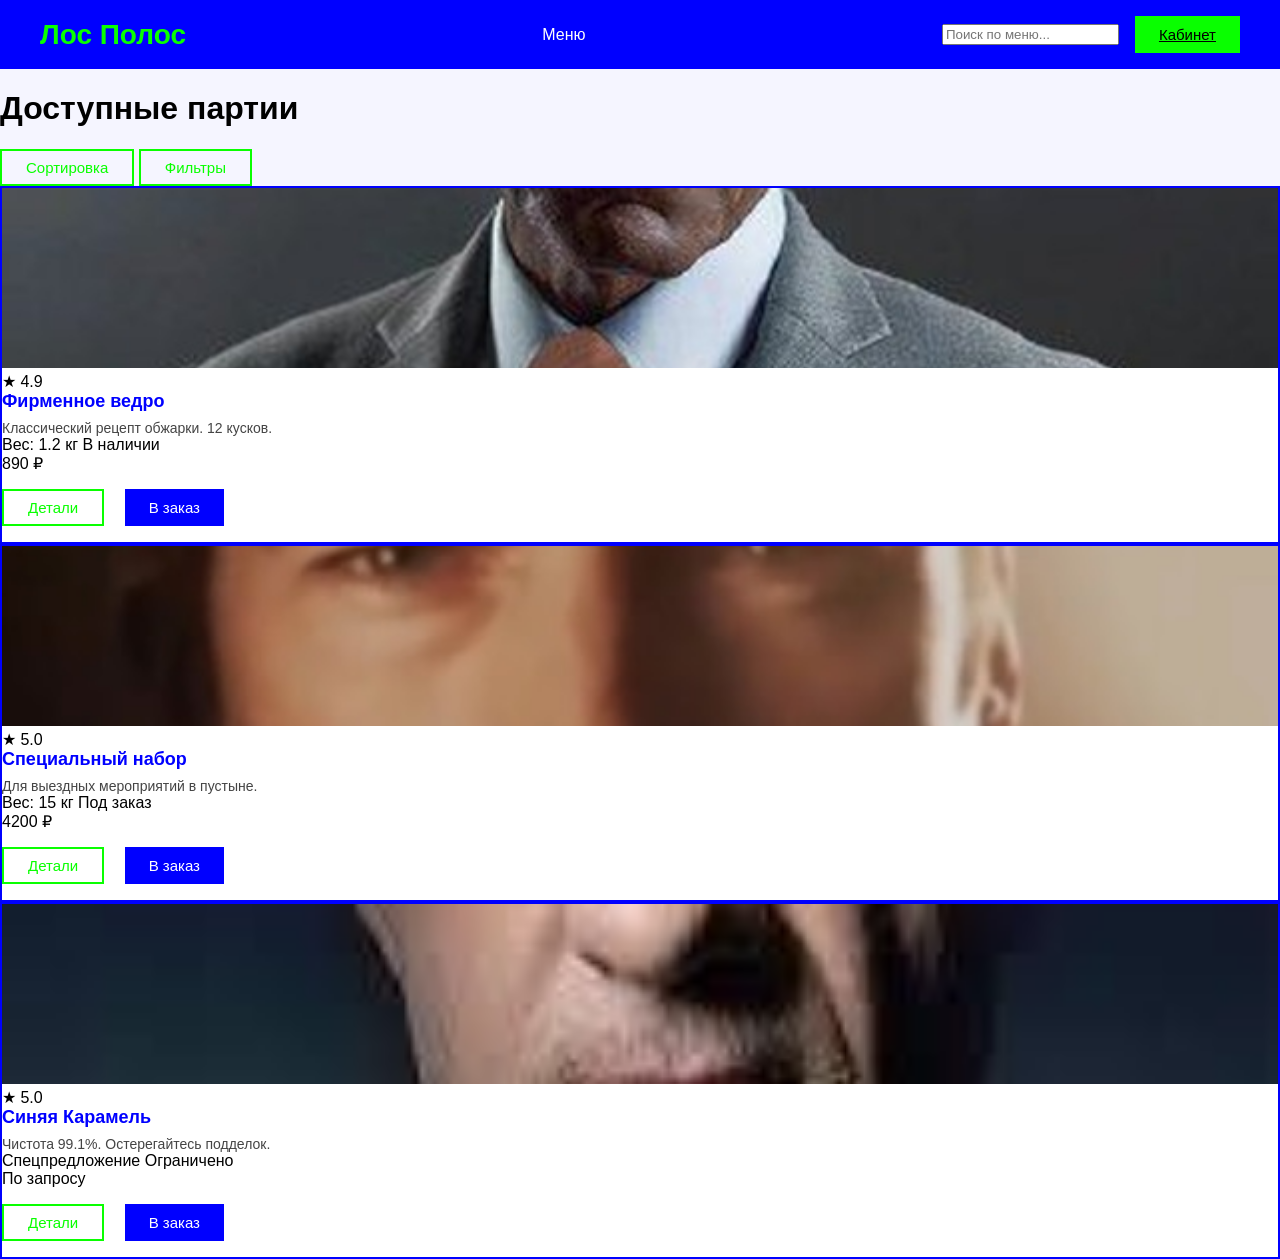
<file: index.html>
<!DOCTYPE html>
<html>
<head>
    <title>Катало</title>
    <link rel="stylesheet" href="style.css">
</head>
<body>
    <header class="siteHeader">
        <div class="headerLogo">Лос Полос</div>
        <nav class="headerNav">
            <a href="#menuBlock" class="navLink">Меню</a>
        </nav>
        <div class="headerActions">
            <input type="search" class="searchInput" placeholder="Поиск по меню...">
            <a href="AdminDashboard/index.html" class="buttonPrimary">Кабинет</a>
        </div>
    </header>

    <main class="mainContainer">
        <div class="controlPanel">
            <h1 class="panelTitle">Доступные партии</h1>
            <div class="panelActions">
                <button class="buttonSecondary">Сортировка</button>
                <button class="buttonSecondary">Фильтры</button>
            </div>
        </div>

        <div class="cardGrid">
            <article class="productCard">
                <div class="cardTop">
                    <img src="Icon1.jpg" alt="Товар" class="productImage">
                    <div class="productRating">★ 4.9</div>
                </div>
                <div class="cardMiddle">
                    <h2 class="productTitle">Фирменное ведро</h2>
                    <p class="productDesc">Классический рецепт обжарки. 12 кусков.</p>
                    <div class="productMeta">
                        <span class="metaItem">Вес: 1.2 кг</span>
                        <span class="metaItem">В наличии</span>
                    </div>
                </div>
                <div class="cardBottom">
                    <div class="productPrice">890 ₽</div>
                    <div class="cardActions">
                        <button class="buttonSecondary">Детали</button>
                        <button class="buttonPrimary">В заказ</button>
                    </div>
                </div>
            </article>

            <article class="productCard">
                <div class="cardTop">
                    <img src="Icon2.jpg" alt="Товар" class="productImage">
                    <div class="productRating">★ 5.0</div>
                </div>
                <div class="cardMiddle">
                    <h2 class="productTitle">Специальный набор</h2>
                    <p class="productDesc">Для выездных мероприятий в пустыне.</p>
                    <div class="productMeta">
                        <span class="metaItem">Вес: 15 кг</span>
                        <span class="metaItem">Под заказ</span>
                    </div>
                </div>
                <div class="cardBottom">
                    <div class="productPrice">4200 ₽</div>
                    <div class="cardActions">
                        <button class="buttonSecondary">Детали</button>
                        <button class="buttonPrimary">В заказ</button>
                    </div>
                </div>
            </article>

            <article class="productCard">
                <div class="cardTop">
                    <img src="Icon3.jpg" alt="Товар" class="productImage">
                    <div class="productRating">★ 5.0</div>
                </div>
                <div class="cardMiddle">
                    <h2 class="productTitle">Синяя Карамель</h2>
                    <p class="productDesc">Чистота 99.1%. Остерегайтесь подделок.</p>
                    <div class="productMeta">
                        <span class="metaItem">Спецпредложение</span>
                        <span class="metaItem">Ограничено</span>
                    </div>
                </div>
                <div class="cardBottom">
                    <div class="productPrice">По запросу</div>
                    <div class="cardActions">
                        <button class="buttonSecondary">Детали</button>
                        <button class="buttonPrimary">В заказ</button>
                    </div>
                </div>
            </article>
        </div>
    </main>
</body>
</html>
</file>
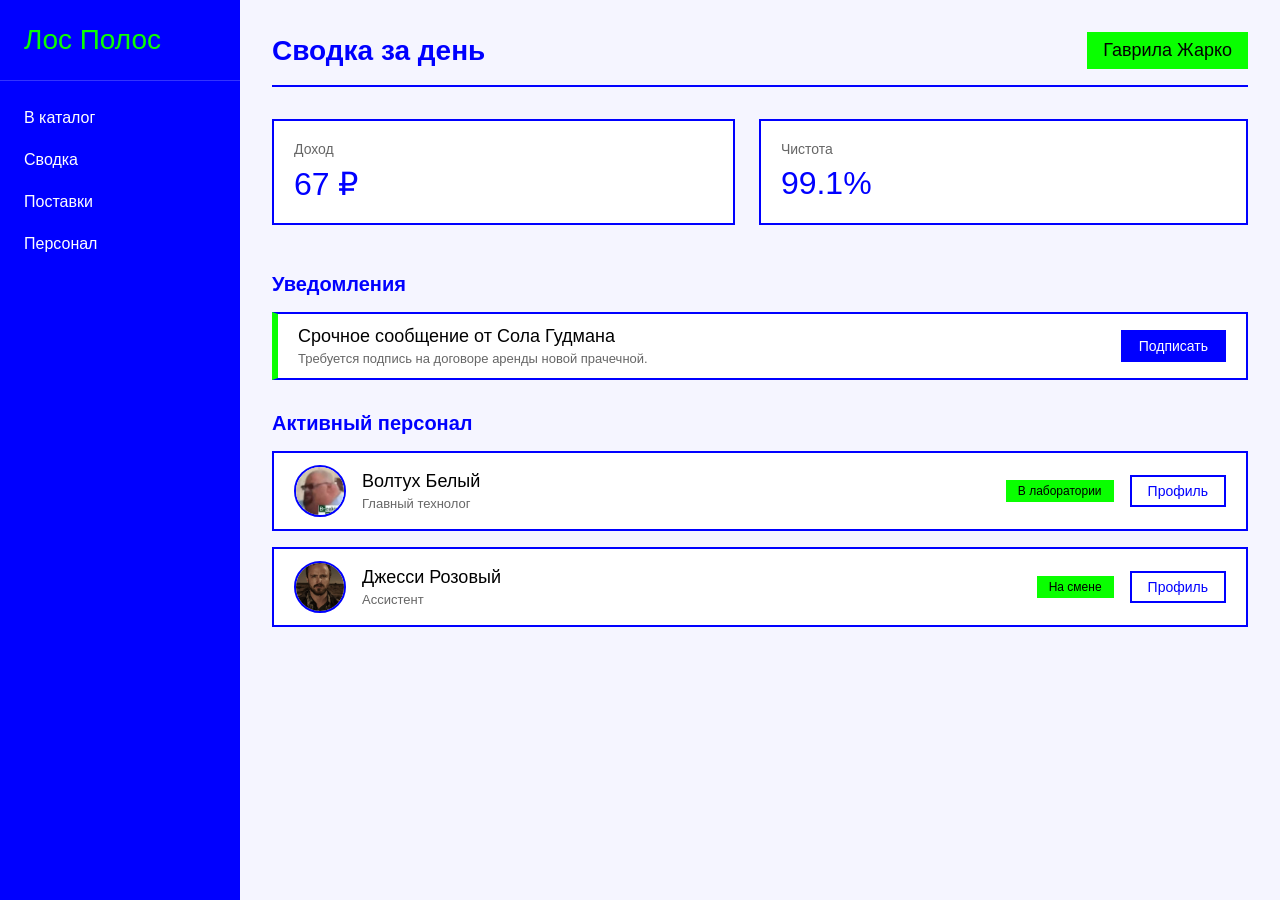
<file: AdminDashboard/index.html>
<!DOCTYPE html>
<html>
<head>
    <title>Панель управления</title>
    <link rel="stylesheet" href="style.css">
</head>
<body>
    <div class="dashboardLayout">
        
        <aside class="sidebar">
            <div class="sidebarLogo">Лос Полос</div>
            <nav class="sidebarMenu">
                <a href="../index.html" class="menuItem">В каталог</a>
                <a href="#" class="menuItem">Сводка</a>
                <a href="#" class="menuItem">Поставки</a>
                <a href="#" class="menuItem">Персонал</a>
            </nav>
        </aside>

        <main class="mainContent">
            
            <header class="contentHeader">
                <h1 class="headerTitle">Сводка за день</h1>
                <div class="headerUser">Гаврила Жарко</div>
            </header>

            <div class="statsBlock">
                <div class="statCard">
                    <div class="statTitle">Доход</div>
                    <div class="statValue">67 ₽</div>
                </div>
                <div class="statCard">
                    <div class="statTitle">Чистота</div>
                    <div class="statValue">99.1%</div>
                </div>
            </div>

            <div class="interfaceRows">
                <h2 class="sectionTitle">Уведомления</h2>
                <div class="uiRow notificationRow">
                    <div class="rowInfo">
                        <div class="rowDetails">
                            <div class="rowName">Срочное сообщение от Сола Гудмана</div>
                            <div class="rowSub">Требуется подпись на договоре аренды новой прачечной.</div>
                        </div>
                    </div>
                    <div class="rowActions">
                        <button class="actionBtn primaryBtn">Подписать</button>
                    </div>
                </div>

                <h2 class="sectionTitle">Активный персонал</h2>
                <div class="uiRow">
                    <div class="rowInfo">
                        <img src="Icon1.jpg" alt="Сотрудник" class="rowAvatar">
                        <div class="rowDetails">
                            <div class="rowName">Волтух Белый</div>
                            <div class="rowSub">Главный технолог</div>
                        </div>
                    </div>
                    <div class="rowActions">
                        <span class="statusBadge">В лаборатории</span>
                        <button class="actionBtn">Профиль</button>
                    </div>
                </div>

                <div class="uiRow">
                    <div class="rowInfo">
                        <img src="Icon2.png" alt="Сотрудник" class="rowAvatar">
                        <div class="rowDetails">
                            <div class="rowName">Джесси Розовый</div>
                            <div class="rowSub">Ассистент</div>
                        </div>
                    </div>
                    <div class="rowActions">
                        <span class="statusBadge">На смене</span>
                        <button class="actionBtn">Профиль</button>
                    </div>
                </div>
            </div>

        </main>
    </div>
</body>
</html>
</file>
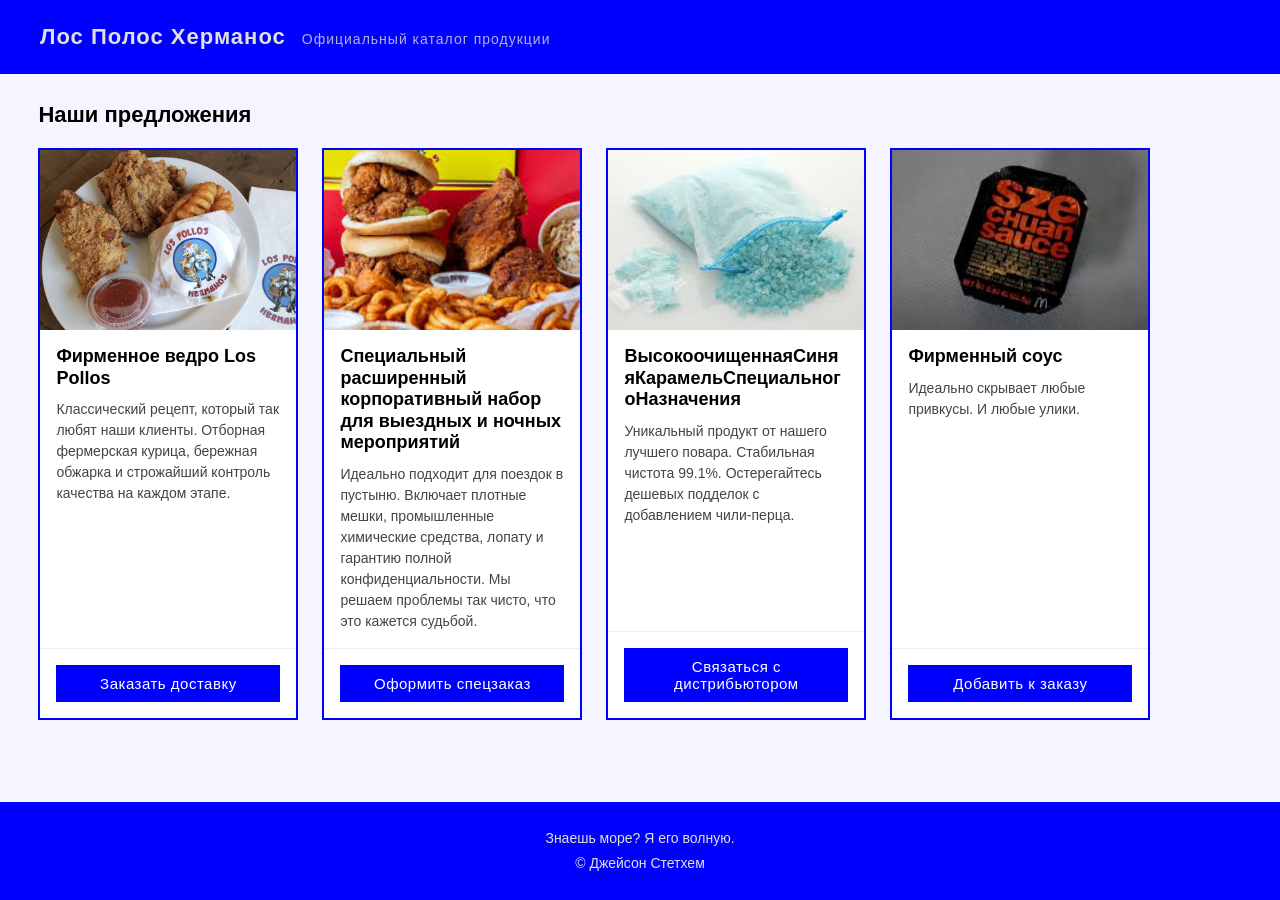
<file: Catalog/index.html>
<!DOCTYPE html>
<html>

<head>
    <title>Каталог Los Pollos</title>
    <link rel="stylesheet" href="style.css">
</head>

<body>

    <header class="siteHeader">
        <div class="siteHeaderInner">
            <span class="siteTitle">Лос Полос Херманос</span>
            <span class="siteSubtitle">Официальный каталог продукции</span>
        </div>
    </header>

    <main>
        <section id="catalog">
            <h2 class="sectionTitle">Наши предложения</h2>
            
            <div class="cardGrid">
                
                <article class="productCard">
                    <img src="Icon1.jpg" alt="Ведро курицы" class="productCard-image">
                    <div class="productCard-content">
                        <h3 class="productCard-title">Фирменное ведро Los Pollos</h3>
                        <p class="productCard-desc">Классический рецепт, который так любят наши клиенты. Отборная фермерская курица, бережная обжарка и строжайший контроль качества на каждом этапе.</p>
                    </div>
                    <div class="productCard-footer">
                        <button class="productCard-button">Заказать доставку</button>
                    </div>
                </article>

                <article class="productCard">
                    <img src="Icon2.jpg" alt="Корпоративный набор" class="productCard-image">
                    <div class="productCard-content">
                        <h3 class="productCard-title">Специальный расширенный корпоративный набор для выездных и ночных мероприятий</h3>
                        <p class="productCard-desc">Идеально подходит для поездок в пустыню. Включает плотные мешки, промышленные химические средства, лопату и гарантию полной конфиденциальности. Мы решаем проблемы так чисто, что это кажется судьбой.</p>
                    </div>
                    <div class="productCard-footer">
                        <button class="productCard-button">Оформить спецзаказ</button>
                    </div>
                </article>

                <article class="productCard">
                    <img src="Icon3.jpg" alt="Синяя карамель" class="productCard-image">
                    <div class="productCard-content">
                        <h3 class="productCard-title">ВысокоочищеннаяСиняяКарамельСпециальногоНазначения</h3>
                        <p class="productCard-desc">Уникальный продукт от нашего лучшего повара. Стабильная чистота 99.1%. Остерегайтесь дешевых подделок с добавлением чили-перца.</p>
                    </div>
                    <div class="productCard-footer">
                        <button class="productCard-button">Связаться с дистрибьютором</button>
                    </div>
                </article>

                <article class="productCard">
                    <img src="Icon4.jpg" alt="Фирменный соус" class="productCard-image">
                    <div class="productCard-content">
                        <h3 class="productCard-title">Фирменный соус</h3>
                        <p class="productCard-desc">Идеально скрывает любые привкусы. И любые улики.</p>
                    </div>
                    <div class="productCard-footer">
                        <button class="productCard-button">Добавить к заказу</button>
                    </div>
                </article>

            </div>
        </section>
    </main>

    <footer>
        <p>Знаешь море? Я его волную.</p>
        <p>© Джейсон Стетхем</p>
    </footer>

</body>

</html>
</file>
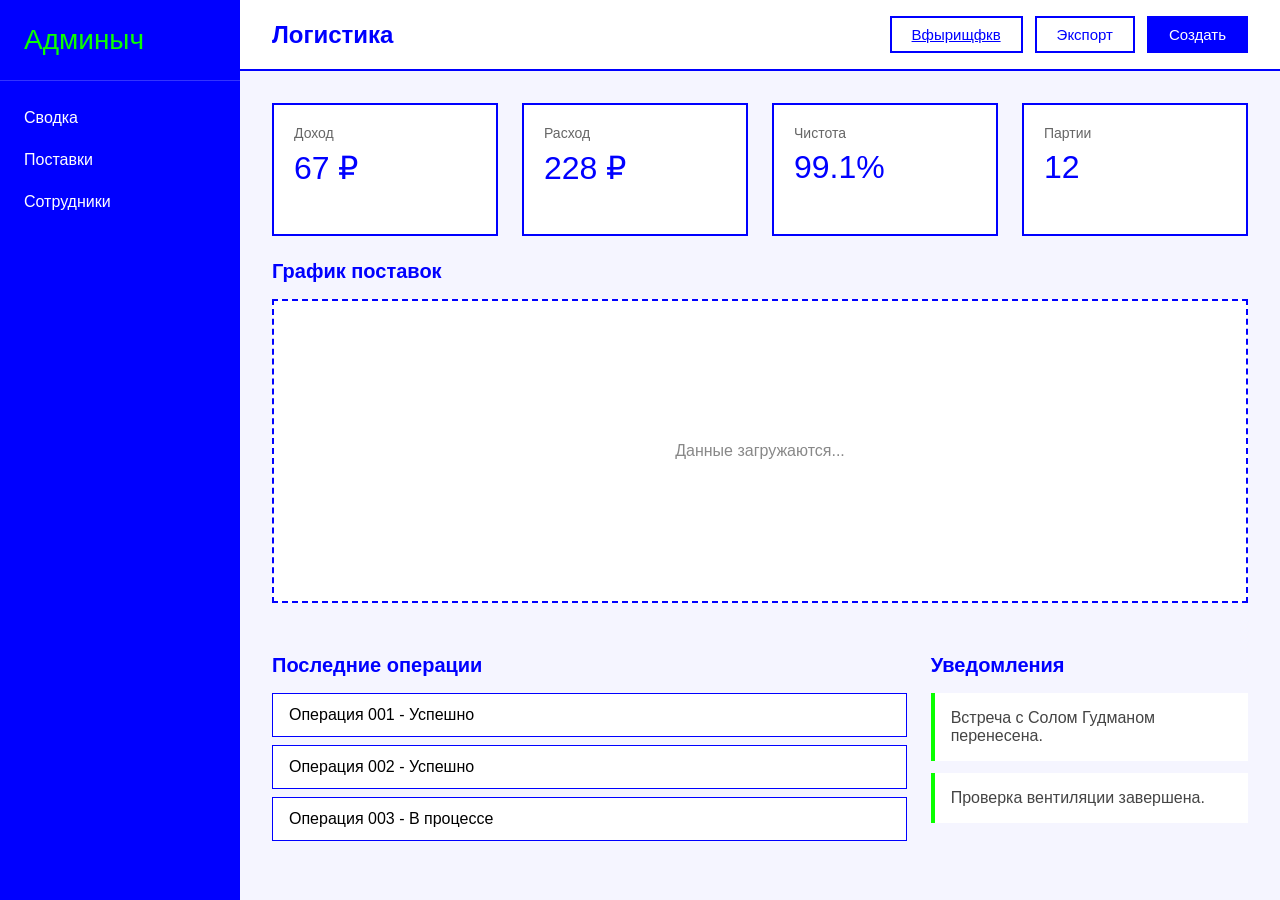
<file: Dashboard/index.html>
<!DOCTYPE html>
<html>
<head>
    <title>Админыч</title>
    <link rel="stylesheet" href="style.css">
</head>
<body class="dashboardGrid">

    <aside class="sidebar">
        <div class="sidebarLogo">Админыч</div>
        <nav class="sidebarNav">
            <a href="#" class="navItem">Сводка</a>
            <a href="#" class="navItem">Поставки</a>
            <a href="#" class="navItem">Сотрудники</a>
        </nav>
    </aside>

    <header class="topPanel">
        <h1 class="panelTitle">Логистика</h1>
        <div class="panelActions">
            <!-- Та самая кнопка для возврата в каталог -->
            <a href="../index.html" class="buttonSecondary">Вфырищфкв</a>
            <button class="buttonSecondary">Экспорт</button>
            <button class="buttonPrimary">Создать</button>
        </div>
    </header>

    <main class="contentGrid">
        <div class="statsGrid">
            <div class="statCard">
                <div class="statTitle">Доход</div>
                <div class="statValue">67 ₽</div>
            </div>
            <div class="statCard">
                <div class="statTitle">Расход</div>
                <div class="statValue">228 ₽</div>
            </div>
            <div class="statCard">
                <div class="statTitle">Чистота</div>
                <div class="statValue">99.1%</div>
            </div>
            <div class="statCard">
                <div class="statTitle">Партии</div>
                <div class="statValue">12</div>
            </div>
        </div>

        <div class="chartBlock">
            <h2 class="blockTitle">График поставок</h2>
            <div class="chartPlaceholder">Данные загружаются...</div>
        </div>

        <div class="tableBlock">
            <h2 class="blockTitle">Последние операции</h2>
            <div class="tablePlaceholder">
                <div class="tableRow">Операция 001 - Успешно</div>
                <div class="tableRow">Операция 002 - Успешно</div>
                <div class="tableRow">Операция 003 - В процессе</div>
            </div>
        </div>

        <div class="notificationsBlock">
            <h2 class="blockTitle">Уведомления</h2>
            <div class="notificationItem">Встреча с Солом Гудманом перенесена.</div>
            <div class="notificationItem">Проверка вентиляции завершена.</div>
        </div>
    </main>

</body>
</html>
</file>
<file: style.css>
html, body {
    font-family: Impact, Haettenschweiler, 'Arial Narrow Bold', sans-serif;
    margin: 0;
    padding: 0;
    background: #f5f5ff;
    scroll-behavior: smooth;
}

.pageGrid {
    display: grid;
    grid-template-rows: auto 1fr auto;
    min-height: 100vh;
}

.siteHeader {
    display: flex;
    justify-content: space-between;
    align-items: center;
    background: #0000ff;
    padding: 16px 40px;
}

.headerLogo {
    color: #09ff00;
    font-size: 28px;
    font-weight: 700;
}

.headerNav {
    display: flex;
    gap: 32px;
}

.headerActions {
    display: flex;
    gap: 16px;
    align-items: center;
}

.buttonSecondary {
    background: transparent;
    color: #09ff00;
    border: 2px solid #09ff00;
    padding: 8px 24px;
    font-family: Impact, Haettenschweiler, 'Arial Narrow Bold', sans-serif;
    font-size: 15px;
    text-decoration: none;
    cursor: pointer;
    transition: 0.2s;
    display: inline-block;
    box-sizing: border-box;
}

.buttonSecondary:hover {
    background: #09ff00;
    color: #000;
}

.navLink {
    color: #fff;
    text-decoration: none;
    font-size: 16px;
    transition: 0.2s;
}

.navLink:hover {
    color: #09ff00;
}

.buttonPrimary {
    background: #09ff00;
    color: #000;
    border: none;
    padding: 10px 24px;
    font-family: Impact, Haettenschweiler, 'Arial Narrow Bold', sans-serif;
    font-size: 15px;
    cursor: pointer;
    transition: 0.2s;
}

.buttonPrimary:hover {
    background: #fff;
    color: #0000ff;
}

.mainGrid {
    display: grid;
    gap: 40px;
    padding: 40px 40px 100px;
    max-width: 1400px;
    margin: 0 auto;
    width: 100%;
    box-sizing: border-box;
}

.heroBanner {
    background: #0000ff;
    color: #fff;
    padding: 60px 40px;
    text-align: center;
    border-bottom: 4px solid #09ff00;
}

.heroTitle {
    font-size: 36px;
    margin: 0 0 16px;
}

.heroText {
    font-family: 'Arial Narrow Bold', sans-serif;
    font-size: 18px;
    margin: 0;
}

.featuresGrid {
    display: grid;
    grid-template-columns: repeat(3, 1fr);
    gap: 24px;
}

.featureItem {
    background: #fff;
    border: 2px solid #0000ff;
    padding: 24px;
    text-align: center;
    font-size: 20px;
    color: #0000ff;
}

.sectionTitle {
    font-size: 24px;
    color: #0000ff;
    margin: 0 0 24px;
    border-bottom: 2px solid #09ff00;
    display: inline-block;
}

.catalogGrid {
    display: grid;
    grid-template-columns: repeat(4, 1fr);
    gap: 24px;
}

.productCard {
    background: #fff;
    border: 2px solid #0000ff;
    display: flex;
    flex-direction: column;
}

.productImage {
    width: 100%;
    height: 180px;
    object-fit: cover;
}

.productContent {
    padding: 16px;
    display: flex;
    flex-direction: column;
    flex-grow: 1;
}

.productTitle {
    font-size: 18px;
    color: #0000ff;
    margin: 0 0 8px;
}

.productDesc {
    font-family: 'Arial Narrow Bold', sans-serif;
    font-size: 14px;
    color: #444;
    margin: 0;
}

.productCard .buttonPrimary {
    margin: 16px;
    background: #0000ff;
    color: #fff;
}

.productCard .buttonPrimary:hover {
    background: #09ff00;
    color: #000;
}

.galleryGrid {
    display: grid;
    grid-template-columns: repeat(5, 1fr);
    gap: 16px;
}

.galleryImage {
    width: 100%;
    height: 160px;
    object-fit: cover;
    border: 2px solid #0000ff;
    box-sizing: border-box;
}

.reviewsGrid {
    display: grid;
    gap: 16px;
}

.reviewItem {
    background: #fff;
    border-left: 4px solid #09ff00;
    padding: 16px;
    font-family: 'Arial Narrow Bold', sans-serif;
    color: #444;
}

.siteFooter {
    position: fixed;
    bottom: 0;
    left: 0;
    width: 100%;
    background: #0000ff;
    color: #e0e0e0;
    text-align: center;
    padding: 16px;
    box-sizing: border-box;
    z-index: 100;
}

.siteFooter p {
    margin: 4px 0;
}
</file>
<file: AdminDashboard/style.css>
html, body {
    font-family: Impact, Haettenschweiler, 'Arial Narrow Bold', sans-serif;
    margin: 0;
    padding: 0;
    background: #f5f5ff;
    height: 100vh;
}

.dashboardLayout {
    display: flex;
    height: 100vh;
}

.sidebar {
    width: 240px;
    background: #0000ff;
    color: #fff;
    display: flex;
    flex-direction: column;
}

.sidebarLogo {
    padding: 24px;
    font-size: 28px;
    color: #09ff00;
    border-bottom: 1px solid rgba(255, 255, 255, 0.2);
}

.sidebarMenu {
    display: flex;
    flex-direction: column;
    padding: 16px 0;
}

.menuItem {
    color: #fff;
    text-decoration: none;
    padding: 12px 24px;
    font-size: 16px;
    transition: 0.2s;
}

.menuItem:hover {
    background: rgba(9, 255, 0, 0.2);
    color: #09ff00;
}

.mainContent {
    flex-grow: 1;
    display: flex;
    flex-direction: column;
    padding: 32px;
    gap: 32px;
    overflow-y: auto;
}

.contentHeader {
    display: flex;
    justify-content: space-between;
    align-items: center;
    border-bottom: 2px solid #0000ff;
    padding-bottom: 16px;
}

.headerTitle {
    margin: 0;
    font-size: 28px;
    color: #0000ff;
}

.headerUser {
    font-size: 18px;
    background: #09ff00;
    padding: 8px 16px;
}

.statsBlock {
    display: flex;
    gap: 24px;
}

.statCard {
    background: #fff;
    border: 2px solid #0000ff;
    padding: 20px;
    flex-grow: 1;
    display: flex;
    flex-direction: column;
    gap: 8px;
}

.statTitle {
    font-family: 'Arial Narrow Bold', sans-serif;
    color: #666;
    font-size: 14px;
}

.statValue {
    font-size: 32px;
    color: #0000ff;
}

.interfaceRows {
    display: flex;
    flex-direction: column;
    gap: 16px;
}

.sectionTitle {
    font-size: 20px;
    color: #0000ff;
    margin: 16px 0 0;
}

.uiRow {
    display: flex;
    justify-content: space-between;
    align-items: center;
    background: #fff;
    border: 2px solid #0000ff;
    padding: 12px 20px;
}

.notificationRow {
    border-left: 6px solid #09ff00;
}

.rowInfo {
    display: flex;
    align-items: center;
    gap: 16px;
}

.rowAvatar {
    width: 48px;
    height: 48px;
    border-radius: 100%;
    object-fit: cover;
    border: 2px solid #0000ff;
}

.rowDetails {
    display: flex;
    flex-direction: column;
    gap: 4px;
}

.rowName {
    font-size: 18px;
}

.rowSub {
    font-family: 'Arial Narrow Bold', sans-serif;
    font-size: 13px;
    color: #666;
}

.rowActions {
    display: flex;
    align-items: center;
    gap: 16px;
}

.statusBadge {
    background: #09ff00;
    color: #000;
    padding: 4px 12px;
    font-size: 12px;
}

.actionBtn {
    background: transparent;
    color: #0000ff;
    border: 2px solid #0000ff;
    padding: 6px 16px;
    font-family: Impact, Haettenschweiler, 'Arial Narrow Bold', sans-serif;
    font-size: 14px;
    cursor: pointer;
    transition: 0.2s;
}

.actionBtn:hover {
    background: #0000ff;
    color: #fff;
}

.primaryBtn {
    background: #0000ff;
    color: #fff;
}

.primaryBtn:hover {
    background: #09ff00;
    border-color: #09ff00;
    color: #000;
}
</file>
<file: Catalog/style.css>
html, body {
    font-family: Impact, Haettenschweiler, 'Arial Narrow Bold', sans-serif;
    margin: 0;
    padding: 0;
    background: #f5f5ff;
}

main {
    margin-left: 3%;
    margin-right: 3%;
    padding-bottom: 120px;
}

header, footer {
    background: #0000ff;
    color: #e0e0e0;
    padding: 24px 40px;
    width: 100%;
    box-sizing: border-box;
}

.siteHeader {
    font-size: 20px;
    letter-spacing: 1px;
}

.siteHeaderInner {
    display: flex;
    align-items: baseline;
    gap: 16px;
}

.siteTitle {
    font-size: 22px;
    font-weight: 700;
}

.siteSubtitle {
    font-size: 14px;
    color: #b0b0e0;
}

.sectionTitle {
    font-size: 22px;
    margin: 28px 0 20px;
}

.cardGrid {
    display: flex;
    flex-wrap: wrap;
    gap: 24px;
}

.productCard {
    background: #fff;
    border: 2px solid #0000ff;
    width: 260px;
    box-sizing: border-box;
    display: flex;
    flex-direction: column;
    overflow: hidden;
    transition: border-color 0.2s;
}

.productCard:hover {
    border-color: #09ff00;
}

.productCard-image {
    width: 100%;
    height: 180px;
    object-fit: cover;
    display: block;
}

.productCard-content {
    padding: 16px;
    display: flex;
    flex-direction: column;
    flex-grow: 1;
}

.productCard-title {
    font-size: 18px;
    margin: 0 0 10px;
    line-height: 1.2;
    word-break: break-word;
    hyphens: auto;
}

.productCard-desc {
    font-family: 'Arial Narrow Bold', sans-serif;
    font-size: 14px;
    line-height: 1.5;
    color: #444;
    margin: 0;
}

.productCard-footer {
    padding: 16px;
    border-top: 1px solid #eee;
    margin-top: auto;
}

.productCard-button {
    background: #0000ff;
    color: #fff;
    border: none;
    padding: 10px;
    width: 100%;
    font-family: Impact, Haettenschweiler, 'Arial Narrow Bold', sans-serif;
    font-size: 15px;
    cursor: pointer;
    letter-spacing: 0.5px;
    transition: background-color 0.2s, color 0.2s;
}

.productCard-button:hover {
    background: #09ff00;
    color: #000;
}

footer {
    position: fixed;
    bottom: 0;
    width: 100%;
    text-align: center;
    font-size: 14px;
    line-height: 1.8;
    box-sizing: border-box;
}

footer p {
    margin: 0;
}
</file>
<file: Dashboard/style.css>
html, body {
    font-family: Impact, Haettenschweiler, 'Arial Narrow Bold', sans-serif;
    margin: 0;
    padding: 0;
    background: #f5f5ff;
    height: 100vh;
}

.dashboardGrid {
    display: grid;
    grid-template-columns: 240px 1fr;
    grid-template-rows: auto 1fr;
    height: 100vh;
}

.sidebar {
    grid-row: 1 / 3;
    grid-column: 1 / 2;
    background: #0000ff;
    color: #fff;
    display: flex;
    flex-direction: column;
}

.sidebarLogo {
    padding: 24px;
    font-size: 28px;
    color: #09ff00;
    border-bottom: 1px solid rgba(255, 255, 255, 0.2);
}

.sidebarNav {
    display: flex;
    flex-direction: column;
    padding: 16px 0;
}

.navItem {
    color: #fff;
    text-decoration: none;
    padding: 12px 24px;
    font-size: 16px;
    transition: 0.2s;
}

.navItem:hover {
    background: rgba(9, 255, 0, 0.2);
    color: #09ff00;
}

.topPanel {
    grid-row: 1 / 2;
    grid-column: 2 / 3;
    display: flex;
    justify-content: space-between;
    align-items: center;
    background: #fff;
    border-bottom: 2px solid #0000ff;
    padding: 16px 32px;
}

.panelTitle {
    font-size: 24px;
    margin: 0;
    color: #0000ff;
}

.panelActions {
    display: flex;
    gap: 12px;
}

.buttonPrimary {
    background: #0000ff;
    color: #fff;
    border: 2px solid #0000ff;
    padding: 8px 20px;
    font-family: Impact, Haettenschweiler, 'Arial Narrow Bold', sans-serif;
    font-size: 15px;
    cursor: pointer;
    transition: 0.2s;
}

.buttonPrimary:hover {
    background: #09ff00;
    border-color: #09ff00;
    color: #000;
}

.buttonSecondary {
    background: #fff;
    color: #0000ff;
    border: 2px solid #0000ff;
    padding: 8px 20px;
    font-family: Impact, Haettenschweiler, 'Arial Narrow Bold', sans-serif;
    font-size: 15px;
    cursor: pointer;
    transition: 0.2s;
}

.buttonSecondary:hover {
    background: #0000ff;
    color: #fff;
}

.contentGrid {
    grid-row: 2 / 3;
    grid-column: 2 / 3;
    display: grid;
    grid-template-columns: 2fr 1fr;
    gap: 24px;
    padding: 32px;
    overflow-y: auto;
}

.statsGrid {
    grid-column: 1 / 3;
    display: grid;
    grid-template-columns: repeat(4, 1fr);
    gap: 24px;
}

.statCard {
    background: #fff;
    border: 2px solid #0000ff;
    padding: 20px;
    display: flex;
    flex-direction: column;
    gap: 8px;
}

.statTitle {
    font-family: 'Arial Narrow Bold', sans-serif;
    color: #666;
    font-size: 14px;
}

.statValue {
    font-size: 32px;
    color: #0000ff;
}

.blockTitle {
    font-size: 20px;
    color: #0000ff;
    margin: 0 0 16px;
}

.chartBlock {
    grid-column: 1 / 3;
}

.chartPlaceholder {
    background: #fff;
    border: 2px dashed #0000ff;
    height: 300px;
    display: flex;
    align-items: center;
    justify-content: center;
    font-family: 'Arial Narrow Bold', sans-serif;
    color: #888;
}

.tableBlock {
    grid-column: 1 / 2;
}

.tablePlaceholder {
    display: flex;
    flex-direction: column;
    gap: 8px;
}

.tableRow {
    background: #fff;
    border: 1px solid #0000ff;
    padding: 12px 16px;
    font-family: 'Arial Narrow Bold', sans-serif;
}

.notificationsBlock {
    grid-column: 2 / 3;
}

.notificationItem {
    background: #fff;
    border-left: 4px solid #09ff00;
    padding: 16px;
    margin-bottom: 12px;
    font-family: 'Arial Narrow Bold', sans-serif;
    color: #444;
}
</file>
